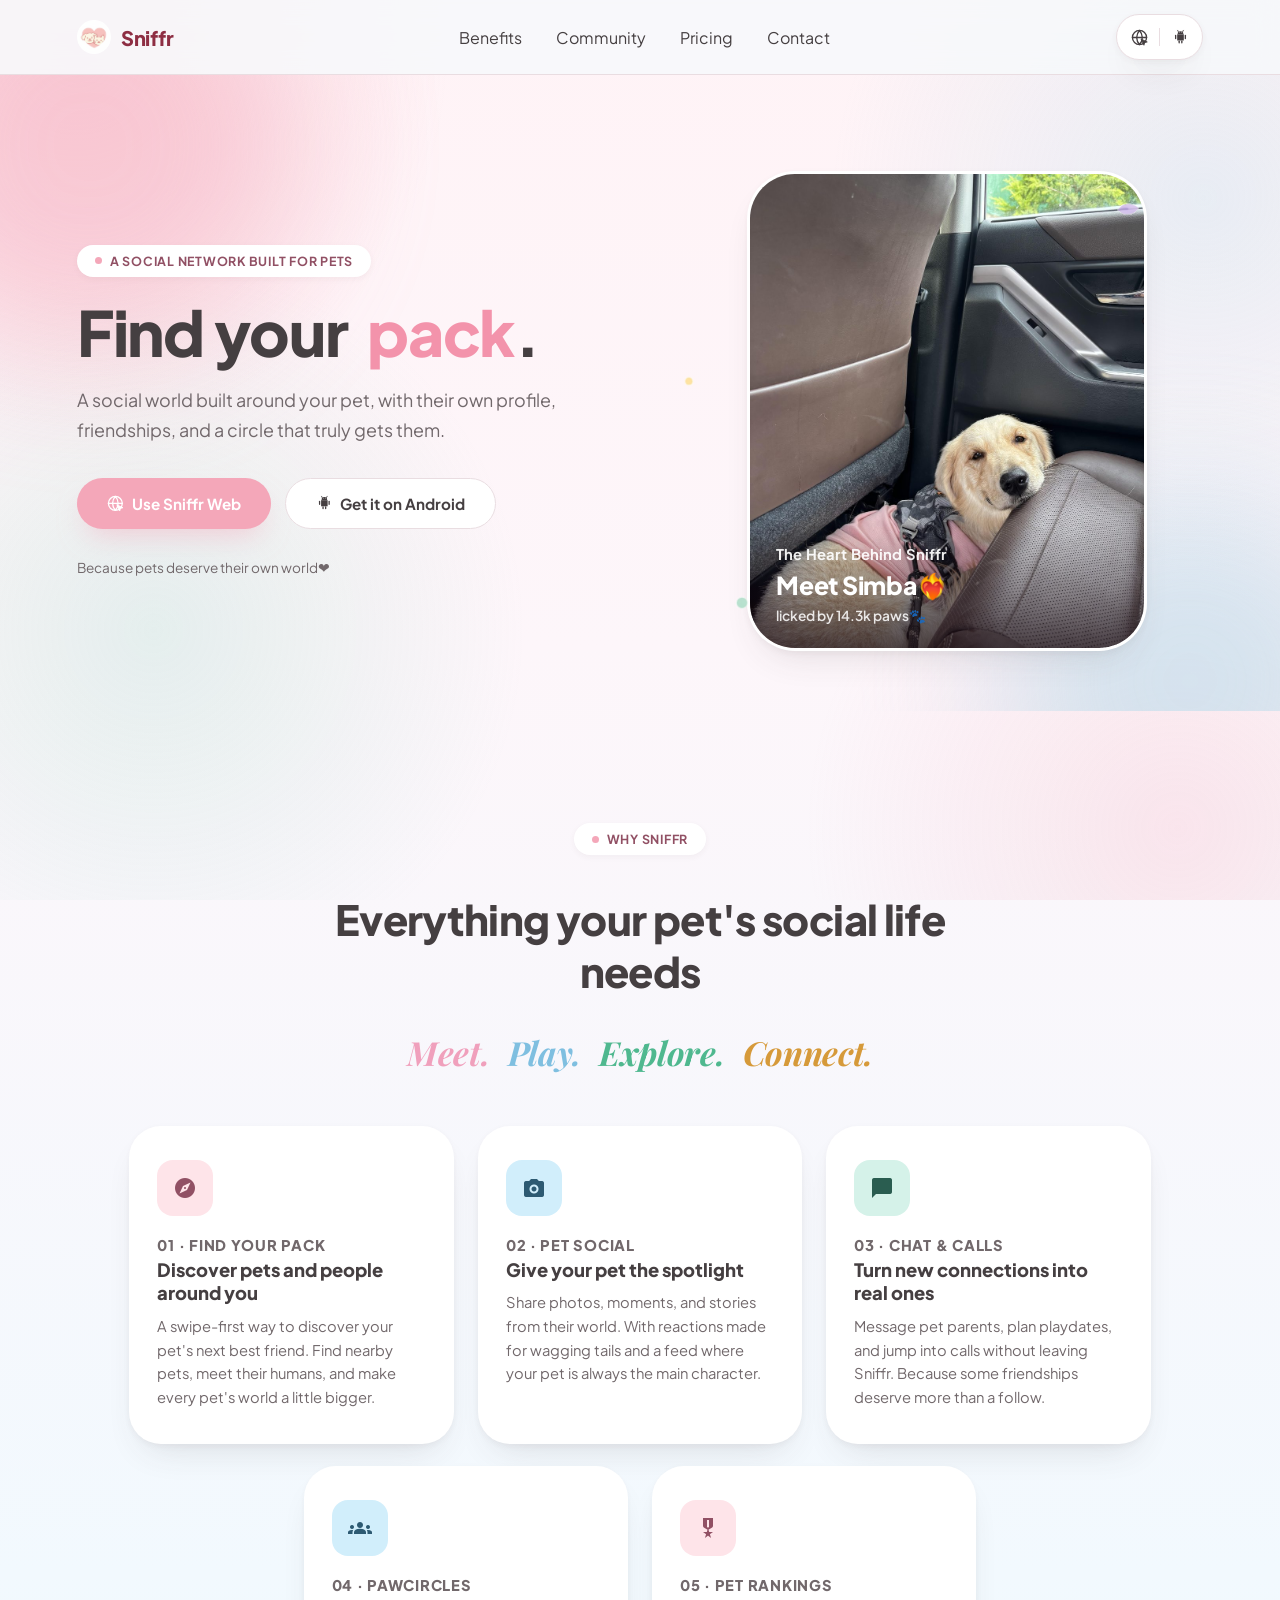
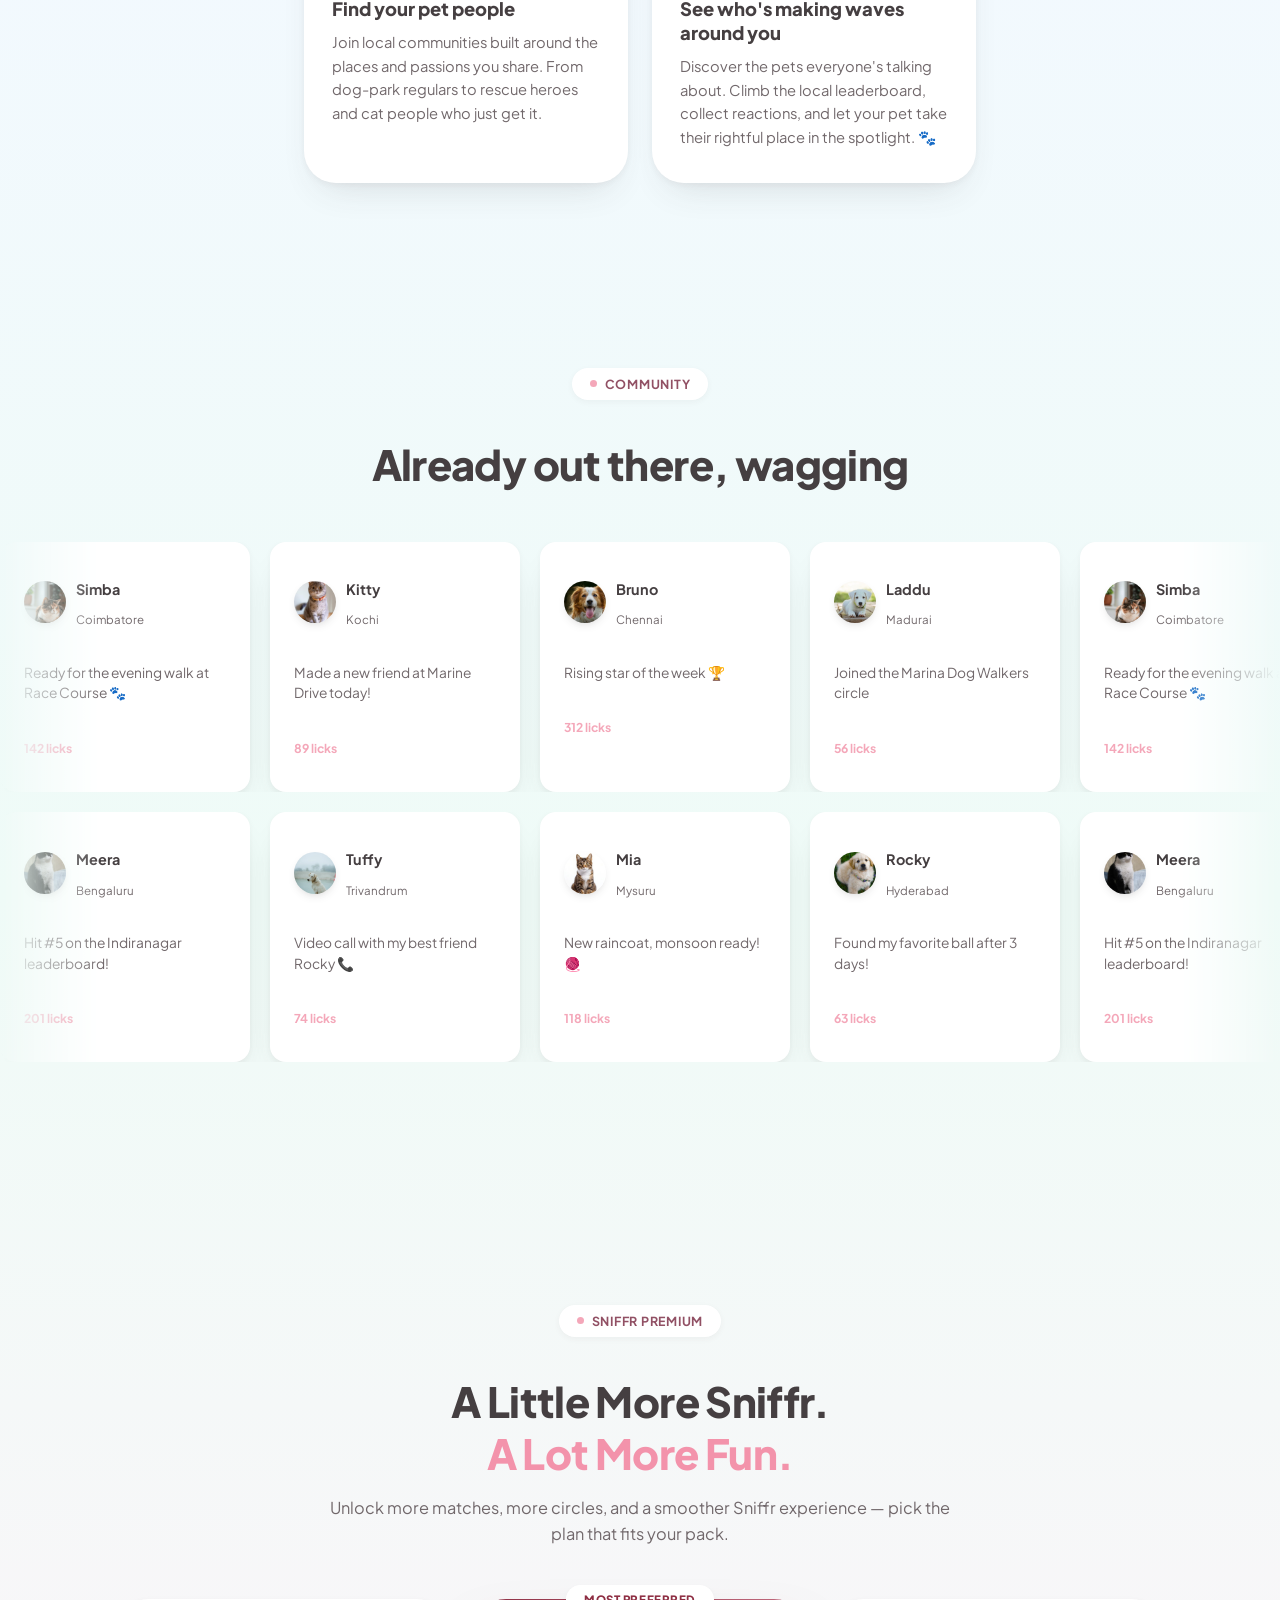
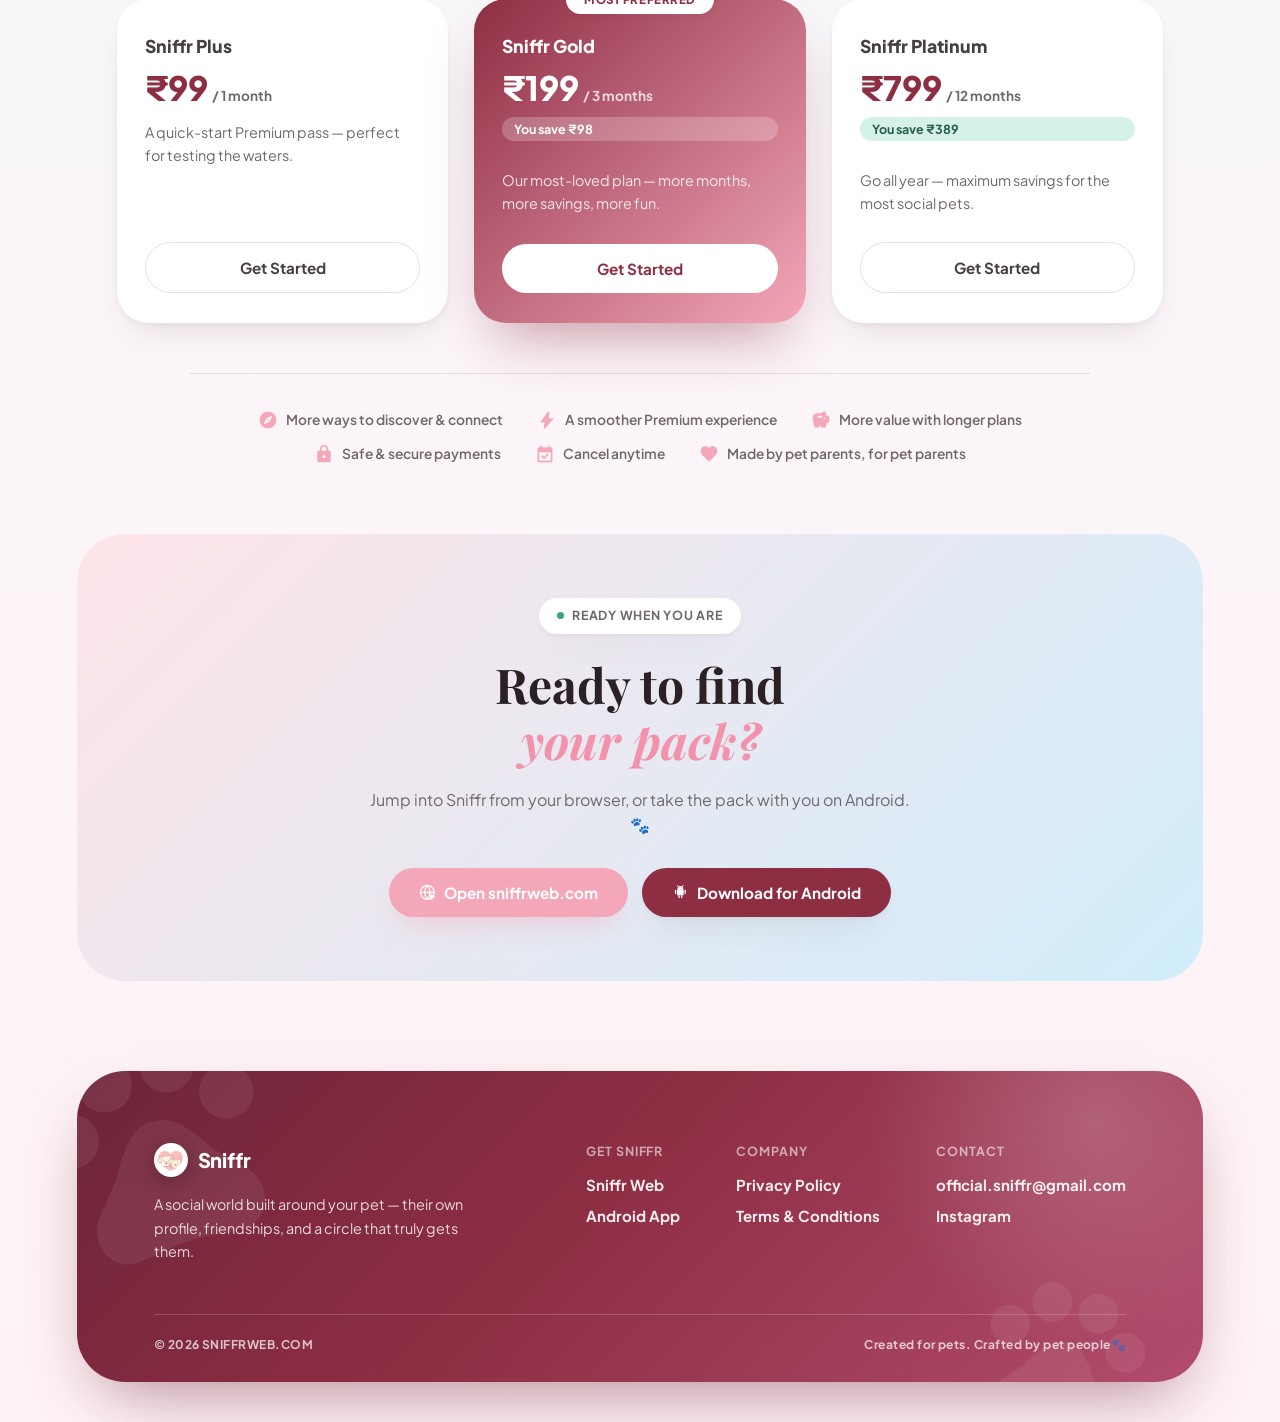
<file: index.html>
<!DOCTYPE html>
<html lang="en">
<head>
<meta charset="UTF-8" />
<meta name="viewport" content="width=device-width, initial-scale=1.0" />
<title>Sniffr — Find Your Pet's Perfect Playmate</title>
<meta name="description" content="Sniffr is a pet-profile-first social network — feed, playdate matching, rankings, chat & calls, and communities, all built around your pet." />
<meta name="theme-color" content="#F4A7B9" />
<link rel="icon" type="image/png" href="assets/brand/logo-circle.png" />

<link rel="preconnect" href="https://fonts.googleapis.com" />
<link rel="preconnect" href="https://fonts.gstatic.com" crossorigin />
<link href="https://fonts.googleapis.com/css2?family=Plus+Jakarta+Sans:ital,wght@0,200..800;1,200..800&display=swap" rel="stylesheet" />
<link href="https://fonts.googleapis.com/css2?family=Playfair+Display:ital,wght@0,600;0,700;1,600;1,700&display=swap" rel="stylesheet" />
<link href="https://fonts.googleapis.com/css2?family=Material+Symbols+Outlined:wght,FILL@100..700,0..1&display=swap" rel="stylesheet" />
<link rel="stylesheet" href="css/main.css" />
<style>.material-symbols-outlined{font-variation-settings:'FILL' 1,'wght' 400,'GRAD' 0,'opsz' 24;}</style>
</head>
<body>
<svg aria-hidden="true" style="position:absolute;width:0;height:0;overflow:hidden">
  <symbol id="icon-web-cursor" viewBox="0 0 512 512">
    <circle cx="256" cy="256" r="213" fill="none" stroke="currentColor" stroke-width="40"/>
    <line x1="43" y1="256" x2="469" y2="256" stroke="currentColor" stroke-width="40" stroke-linecap="round"/>
    <path d="M256,43 a326,326 0 0,1 85,213 a326,326 0 0,1 -85,213 a326,326 0 0,1 -85,-213 a326,326 0 0,1 85,-213 Z" fill="none" stroke="currentColor" stroke-width="40" stroke-linejoin="round"/>
    <path d="M300,300 L490,390 L410,410 L390,490 Z" fill="currentColor" stroke="currentColor" stroke-width="24" stroke-linejoin="round"/>
  </symbol>
  <symbol id="icon-android" viewBox="0 0 512 512">
    <line x1="195" y1="89" x2="170" y2="40" stroke="currentColor" stroke-width="24" stroke-linecap="round"/>
    <line x1="317" y1="89" x2="342" y2="40" stroke="currentColor" stroke-width="24" stroke-linecap="round"/>
    <path fill="currentColor" fill-rule="evenodd" clip-rule="evenodd" d="M170,150 A86,86 0 0 1 342,150 Z M212,110 A10,10 0 1,1 232,110 A10,10 0 1,1 212,110 Z M280,110 A10,10 0 1,1 300,110 A10,10 0 1,1 280,110 Z"/>
    <rect x="156" y="158" width="200" height="188" fill="currentColor"/>
    <rect x="90" y="176" width="40" height="130" rx="20" fill="currentColor"/>
    <rect x="382" y="176" width="40" height="130" rx="20" fill="currentColor"/>
    <rect x="196" y="346" width="40" height="90" rx="20" fill="currentColor"/>
    <rect x="276" y="346" width="40" height="90" rx="20" fill="currentColor"/>
  </symbol>
</svg>

  <!-- ============ HEADER ============ -->
  <header class="site-header">
    <a href="#top" class="brand-mark">
      <img src="assets/brand/logo.png" alt="Sniffr" />
      <span>Sniffr</span>
    </a>

    <nav class="nav-links">
      <a href="#benefits">Benefits</a>
      <a href="#testimonials">Community</a>
      <a href="#pricing">Pricing</a>
      <a href="#contact">Contact</a>
    </nav>

    <div class="header-ctas">
      <div class="web-app-bubble">
        <a href="https://www.sniffrweb.com/web" target="_blank" rel="noopener" class="bubble-link" aria-label="Open Sniffr Web" title="Sniffr Web">
          <svg class="bubble-icon" aria-hidden="true"><use href="#icon-web-cursor"></use></svg>
        </a>
        <span class="bubble-divider" aria-hidden="true"></span>
        <a href="#download" class="bubble-link" aria-label="Get the Sniffr Android app" title="Get the App">
          <svg class="bubble-icon" aria-hidden="true"><use href="#icon-android"></use></svg>
        </a>
      </div>
    </div>

    <button class="menu-toggle" aria-label="Menu"><span></span><span></span><span></span></button>
  </header>

  <nav class="mobile-nav">
    <a href="#benefits">Benefits</a>
    <a href="#testimonials">Community</a>
    <a href="#pricing">Pricing</a>
    <a href="#contact">Contact</a>
    <a href="https://www.sniffrweb.com/web" target="_blank" rel="noopener">Open Sniffr Web</a>
    <a href="#download">Get the App</a>
  </nav>

  <!-- ============ HERO ============ -->
  <section class="hero" id="top">
    <div class="hero-blob hero-blob--1"></div>
    <div class="hero-blob hero-blob--2"></div>

    <div class="hero-content hero-sequence">
      <p class="eyebrow seq-item"><span class="dot"></span> A social network built for pets</p>
      <h1 class="hero-title">
        <span class="title-line seq-item">Find your</span>
        <span class="title-line seq-item"><em>pack</em>.</span>
      </h1>
      <p class="hero-sub seq-item">A social world built around your pet, with their own profile, friendships, and a circle that truly gets them.</p>

      <div class="hero-ctas seq-item">
        <a href="https://www.sniffrweb.com/web" target="_blank" rel="noopener" class="btn btn-primary"><svg class="btn-icon" aria-hidden="true"><use href="#icon-web-cursor"></use></svg> Use Sniffr Web</a>
        <a href="#download" class="btn btn-ghost"><svg class="btn-icon" aria-hidden="true"><use href="#icon-android"></use></svg> Get it on Android</a>
      </div>

      <p class="hero-microcopy seq-item">Because pets deserve their own world❤︎</p>
    </div>

    <div class="hero-visual reveal">
      <button class="simba-card" id="simbaCard" aria-label="View Simba's photo, full size" aria-haspopup="dialog">
        <img src="assets/photos/simba.jpg" alt="Simba, the dog behind Sniffr, sitting in a car" loading="lazy" />
        <div class="simba-card-info">
          <p class="simba-heading">The Heart Behind Sniffr</p>
          <p class="simba-name">Meet Simba❤️‍🔥</p>
          <p class="simba-caption">licked by 14.3k paws🐾</p>
        </div>
      </button>
      <img class="decor decor-sparkle-1" src="assets/decor/paw-sparkle-1.png" alt="" />
      <img class="decor decor-sparkle-2" src="assets/decor/paw-sparkle-3.png" alt="" />
      <img class="decor decor-dot-1" src="assets/decor/paw-dot-2.png" alt="" />
    </div>
  </section>

  <!-- Lightbox for Simba's photo -->
  <div class="lightbox" id="lightbox" role="dialog" aria-modal="true" aria-label="Simba's photo">
    <button class="lightbox-close" id="lightboxClose" aria-label="Close">✕</button>
    <img src="assets/photos/simba-lg.jpg" alt="Simba, the dog behind Sniffr, sitting in a car" />
  </div>

  <!-- ============ BENEFITS ============ -->
  <section class="benefits" id="benefits">
    <div class="container">
      <div class="section-head reveal">
        <p class="eyebrow"><span class="dot"></span> Why Sniffr</p>
        <h2 class="section-title">Everything your pet's social life needs</h2>
        <p class="section-sub tagline-words">
          <em style="color:#F0A0BC">Meet.</em>
          <em style="color:#7FBFE0">Play.</em>
          <em style="color:#4FB88F">Explore.</em>
          <em style="color:#D69A3A">Connect.</em>
        </p>
      </div>

      <div class="benefit-grid reveal-stagger">
        <div class="benefit-card" tabindex="0">
          <div class="benefit-icon pink"><span class="material-symbols-outlined">explore</span></div>
          <p class="benefit-num">01 · Find Your Pack</p>
          <h3>Discover pets and people around you</h3>
          <p>A swipe-first way to discover your pet's next best friend. Find nearby pets, meet their humans, and make every pet's world a little bigger.</p>
        </div>
        <div class="benefit-card" tabindex="0">
          <div class="benefit-icon blue"><span class="material-symbols-outlined">photo_camera</span></div>
          <p class="benefit-num">02 · Pet Social</p>
          <h3>Give your pet the spotlight</h3>
          <p>Share photos, moments, and stories from their world. With reactions made for wagging tails and a feed where your pet is always the main character.</p>
        </div>
        <div class="benefit-card" tabindex="0">
          <div class="benefit-icon mint"><span class="material-symbols-outlined">chat_bubble</span></div>
          <p class="benefit-num">03 · Chat &amp; Calls</p>
          <h3>Turn new connections into real ones</h3>
          <p>Message pet parents, plan playdates, and jump into calls without leaving Sniffr. Because some friendships deserve more than a follow.</p>
        </div>
        <div class="benefit-card" tabindex="0">
          <div class="benefit-icon blue"><span class="material-symbols-outlined">groups</span></div>
          <p class="benefit-num">04 · PawCircles</p>
          <h3>Find your pet people</h3>
          <p>Join local communities built around the places and passions you share. From dog-park regulars to rescue heroes and cat people who just get it.</p>
        </div>
        <div class="benefit-card" tabindex="0">
          <div class="benefit-icon pink"><span class="material-symbols-outlined">military_tech</span></div>
          <p class="benefit-num">05 · Pet Rankings</p>
          <h3>See who's making waves around you</h3>
          <p>Discover the pets everyone's talking about. Climb the local leaderboard, collect reactions, and let your pet take their rightful place in the spotlight. 🐾</p>
        </div>
      </div>
    </div>
  </section>

  <!-- ============ TESTIMONIALS (preserved marquee UI, reskinned) ============ -->
  <section class="testimonials" id="testimonials">
    <div class="section-head reveal">
      <p class="eyebrow"><span class="dot"></span> Community</p>
      <h2 class="section-title">Already out there, wagging</h2>
    </div>

    <div class="marquee-track">
        <div class="marquee-row" id="marqueeA">
          <div class="m-card"><div class="m-card-head"><img class="avatar" src="assets/photos/avatar-simba.jpg" alt="Simba from Coimbatore on Sniffr" /><div><p class="who">Simba</p><p class="where">Coimbatore</p></div></div><p class="m-card-body">Ready for the evening walk at Race Course 🐾</p><p class="m-card-foot">142 licks</p></div>
          <div class="m-card"><div class="m-card-head"><img class="avatar" src="assets/photos/avatar-kitty.jpg" alt="Kitty from Kochi on Sniffr" /><div><p class="who">Kitty</p><p class="where">Kochi</p></div></div><p class="m-card-body">Made a new friend at Marine Drive today!</p><p class="m-card-foot">89 licks</p></div>
          <div class="m-card"><div class="m-card-head"><img class="avatar" src="assets/photos/avatar-bruno.jpg" alt="Bruno from Chennai on Sniffr" /><div><p class="who">Bruno</p><p class="where">Chennai</p></div></div><p class="m-card-body">Rising star of the week 🏆</p><p class="m-card-foot">312 licks</p></div>
          <div class="m-card"><div class="m-card-head"><img class="avatar" src="assets/photos/avatar-laddu.jpg" alt="Laddu from Madurai on Sniffr" /><div><p class="who">Laddu</p><p class="where">Madurai</p></div></div><p class="m-card-body">Joined the Marina Dog Walkers circle</p><p class="m-card-foot">56 licks</p></div>
          <!-- duplicate for seamless loop -->
          <div class="m-card"><div class="m-card-head"><img class="avatar" src="assets/photos/avatar-simba.jpg" alt="Simba from Coimbatore on Sniffr" /><div><p class="who">Simba</p><p class="where">Coimbatore</p></div></div><p class="m-card-body">Ready for the evening walk at Race Course 🐾</p><p class="m-card-foot">142 licks</p></div>
          <div class="m-card"><div class="m-card-head"><img class="avatar" src="assets/photos/avatar-kitty.jpg" alt="Kitty from Kochi on Sniffr" /><div><p class="who">Kitty</p><p class="where">Kochi</p></div></div><p class="m-card-body">Made a new friend at Marine Drive today!</p><p class="m-card-foot">89 licks</p></div>
          <div class="m-card"><div class="m-card-head"><img class="avatar" src="assets/photos/avatar-bruno.jpg" alt="Bruno from Chennai on Sniffr" /><div><p class="who">Bruno</p><p class="where">Chennai</p></div></div><p class="m-card-body">Rising star of the week 🏆</p><p class="m-card-foot">312 licks</p></div>
        <div class="m-card"><div class="m-card-head"><img class="avatar" src="assets/photos/avatar-laddu.jpg" alt="Laddu from Madurai on Sniffr" /><div><p class="who">Laddu</p><p class="where">Madurai</p></div></div><p class="m-card-body">Joined the Marina Dog Walkers circle</p><p class="m-card-foot">56 licks</p></div>
      </div>
    </div>

    <div class="marquee-track">
      <div class="marquee-row reverse" id="marqueeB">
          <div class="m-card"><div class="m-card-head"><img class="avatar" src="assets/photos/avatar-meera.jpg" alt="Meera from Bengaluru on Sniffr" /><div><p class="who">Meera</p><p class="where">Bengaluru</p></div></div><p class="m-card-body">Hit #5 on the Indiranagar leaderboard!</p><p class="m-card-foot">201 licks</p></div>
          <div class="m-card"><div class="m-card-head"><img class="avatar" src="assets/photos/avatar-tuffy.jpg" alt="Tuffy from Trivandrum on Sniffr" /><div><p class="who">Tuffy</p><p class="where">Trivandrum</p></div></div><p class="m-card-body">Video call with my best friend Rocky 📞</p><p class="m-card-foot">74 licks</p></div>
          <div class="m-card"><div class="m-card-head"><img class="avatar" src="assets/photos/avatar-mia.jpg" alt="Mia from Mysuru on Sniffr" /><div><p class="who">Mia</p><p class="where">Mysuru</p></div></div><p class="m-card-body">New raincoat, monsoon ready! 🧶</p><p class="m-card-foot">118 licks</p></div>
          <div class="m-card"><div class="m-card-head"><img class="avatar" src="assets/photos/avatar-rocky.jpg" alt="Rocky from Hyderabad on Sniffr" /><div><p class="who">Rocky</p><p class="where">Hyderabad</p></div></div><p class="m-card-body">Found my favorite ball after 3 days!</p><p class="m-card-foot">63 licks</p></div>
          <!-- duplicate -->
          <div class="m-card"><div class="m-card-head"><img class="avatar" src="assets/photos/avatar-meera.jpg" alt="Meera from Bengaluru on Sniffr" /><div><p class="who">Meera</p><p class="where">Bengaluru</p></div></div><p class="m-card-body">Hit #5 on the Indiranagar leaderboard!</p><p class="m-card-foot">201 licks</p></div>
          <div class="m-card"><div class="m-card-head"><img class="avatar" src="assets/photos/avatar-tuffy.jpg" alt="Tuffy from Trivandrum on Sniffr" /><div><p class="who">Tuffy</p><p class="where">Trivandrum</p></div></div><p class="m-card-body">Video call with my best friend Rocky 📞</p><p class="m-card-foot">74 licks</p></div>
          <div class="m-card"><div class="m-card-head"><img class="avatar" src="assets/photos/avatar-mia.jpg" alt="Mia from Mysuru on Sniffr" /><div><p class="who">Mia</p><p class="where">Mysuru</p></div></div><p class="m-card-body">New raincoat, monsoon ready! 🧶</p><p class="m-card-foot">118 licks</p></div>
          <div class="m-card"><div class="m-card-head"><img class="avatar" src="assets/photos/avatar-rocky.jpg" alt="Rocky from Hyderabad on Sniffr" /><div><p class="who">Rocky</p><p class="where">Hyderabad</p></div></div><p class="m-card-body">Found my favorite ball after 3 days!</p><p class="m-card-foot">63 licks</p></div>
        </div>
      </div>
  </section>

  <!-- ============ PRICING ============ -->
  <section class="pricing" id="pricing">
    <div class="container">
      <div class="section-head reveal">
        <p class="eyebrow"><span class="dot"></span> Sniffr Premium</p>
        <h2 class="section-title">A Little More Sniffr.<br><em>A Lot More Fun.</em></h2>
        <p class="section-sub">Unlock more matches, more circles, and a smoother Sniffr experience — pick the plan that fits your pack.</p>
      </div>

      <div class="pricing-grid reveal-stagger">
        <div class="pricing-card">
          <p class="pricing-plan">Sniffr Plus</p>
          <p class="pricing-price">₹99<span>/ 1 month</span></p>
          <p class="pricing-desc">A quick-start Premium pass — perfect for testing the waters.</p>
          <a href="#download" class="btn btn-ghost pricing-cta">Get Started</a>
        </div>

        <div class="pricing-card pricing-card--featured">
          <span class="pricing-badge">Most Preferred</span>
          <p class="pricing-plan">Sniffr Gold</p>
          <p class="pricing-price">₹199<span>/ 3 months</span></p>
          <p class="pricing-save">You save ₹98</p>
          <p class="pricing-desc">Our most-loved plan — more months, more savings, more fun.</p>
          <a href="#download" class="btn btn-primary pricing-cta">Get Started</a>
        </div>

        <div class="pricing-card">
          <p class="pricing-plan">Sniffr Platinum</p>
          <p class="pricing-price">₹799<span>/ 12 months</span></p>
          <p class="pricing-save">You save ₹389</p>
          <p class="pricing-desc">Go all year — maximum savings for the most social pets.</p>
          <a href="#download" class="btn btn-ghost pricing-cta">Get Started</a>
        </div>
      </div>

      <div class="pricing-perks reveal-stagger">
        <div class="pricing-perk"><span class="material-symbols-outlined">explore</span><p>More ways to discover &amp; connect</p></div>
        <div class="pricing-perk"><span class="material-symbols-outlined">bolt</span><p>A smoother Premium experience</p></div>
        <div class="pricing-perk"><span class="material-symbols-outlined">savings</span><p>More value with longer plans</p></div>
        <div class="pricing-perk"><span class="material-symbols-outlined">lock</span><p>Safe &amp; secure payments</p></div>
        <div class="pricing-perk"><span class="material-symbols-outlined">event_available</span><p>Cancel anytime</p></div>
        <div class="pricing-perk"><span class="material-symbols-outlined">favorite</span><p>Made by pet parents, for pet parents</p></div>
      </div>
    </div>
  </section>

  <!-- ============ DOWNLOAD CTA — emphasize Sniffr Web + Android ============ -->
  <div class="download-cta reveal" id="download">
    <p class="eyebrow"><span class="dot" style="background:#34A972"></span> Ready when you are</p>
    <h2 class="download-heading">Ready to find<br><em>your pack?</em></h2>
    <p>Jump into Sniffr from your browser, or take the pack with you on Android. 🐾</p>
    <div class="download-ctas">
      <a href="https://www.sniffrweb.com/web" target="_blank" rel="noopener" class="btn btn-primary"><svg class="btn-icon" aria-hidden="true"><use href="#icon-web-cursor"></use></svg> Open sniffrweb.com</a>
      <a href="#contact" class="btn btn-dark"><svg class="btn-icon" aria-hidden="true"><use href="#icon-android"></use></svg> Download for Android</a>
    </div>
  </div>

  <!-- ============ CONTACT FOOTER ============ -->
  <footer class="site-footer" id="contact">
    <span class="material-symbols-outlined footer-paw footer-paw-1">pets</span>
    <span class="material-symbols-outlined footer-paw footer-paw-2">pets</span>
    <div class="footer-glow"></div>

    <div class="footer-top">
      <div class="footer-brand-block reveal">
        <a href="#top" class="brand-mark">
          <img src="assets/brand/logo.png" alt="Sniffr" />
          <span>Sniffr</span>
        </a>
        <p class="footer-tagline">A social world built around your pet — their own profile, friendships, and a circle that truly gets them.</p>
      </div>

      <div class="footer-cols reveal">
        <div class="footer-col">
          <h4>Get Sniffr</h4>
          <a href="https://www.sniffrweb.com/web" target="_blank" rel="noopener">Sniffr Web</a>
          <a href="#download">Android App</a>
        </div>
        <div class="footer-col">
          <h4>Company</h4>
          <a href="https://sniffrweb.com/privacy" target="_blank" rel="noopener">Privacy Policy</a>
          <a href="https://sniffrweb.com/terms" target="_blank" rel="noopener">Terms &amp; Conditions</a>
        </div>
        <div class="footer-col">
          <h4>Contact</h4>
          <a href="mailto:official.sniffr@gmail.com">official.sniffr@gmail.com</a>
          <a href="#" aria-disabled="true">Instagram</a>
        </div>
      </div>
    </div>

    <div class="footer-bottom reveal">
      <span>© 2026 SNIFFRWEB.COM</span>
      <span>Created for pets. Crafted by pet people🐾</span>
    </div>
  </footer>

  <script src="js/main.js"></script>
</body>
</html>
</file>
<file: css/main.css>
/* ============================================================
   SNIFFR — Landing Page
   Theme pulled directly from the live app's tailwind.config.js
   ============================================================ */

:root {
  /* ---- Brand colors (from client/tailwind.config.js) ---- */
  --primary:                 #F4A7B9; /* Petal Pink */
  --on-primary:               #FFFFFF;
  --primary-container:        #FEE4E9;
  --on-primary-container:     #915064;

  --secondary:                #A8D8EA; /* Sky Blue */
  --on-secondary:             #FFFFFF;
  --secondary-container:      #D1EEFB;
  --on-secondary-container:   #2D5A72;

  --tertiary:                 #8FD4C1; /* Mint */
  --on-tertiary:               #FFFFFF;
  --tertiary-container:       #D5F2E9;
  --on-tertiary-container:    #2A5D50;

  --background:                #F7F9FC;
  --on-background:             #453F41;
  --surface:                   #F7F9FC;
  --on-surface:                #453F41;
  --surface-variant:           #EBF2F6;
  --on-surface-variant:        #71686B;

  --surface-container-lowest:  #FFFFFF;
  --surface-container-low:     #F1F5F9;
  --surface-container:         #F0F4F8;
  --surface-container-high:    #E5F0F5;

  --outline:                   #D1C4C9;
  --outline-variant:           #E9DDE1;

  /* Wordmark colors used in the app's own AuthPage */
  --wordmark:                  #8E2E43;
  --wordmark-soft:              #F393AB;

  --radius-sm:  1rem;
  --radius-lg:  2rem;
  --radius-xl:  3rem;
  --radius-full: 9999px;

  --shadow-card: 0 2px 6px rgba(69,63,65,0.05), 0 18px 36px -16px rgba(69,63,65,0.16);
  --shadow-card-hover: 0 6px 14px rgba(69,63,65,0.08), 0 26px 50px -18px rgba(69,63,65,0.22);

  --gutter: clamp(24px, 6vw, 96px);
  --ease-soft: cubic-bezier(0.22, 1, 0.36, 1);
  --ease-bounce: cubic-bezier(0.34, 1.56, 0.64, 1);
  --touch-glow: rgba(255, 90, 160, 0.42);
  --touch-border: #FF8FBB;
}

* { box-sizing: border-box; }
html { scroll-behavior: smooth; }

body {
  margin: 0;
  font-family: 'Plus Jakarta Sans', sans-serif;
  background: linear-gradient(180deg, #FFF3F6 0%, #FDF6FA 14%, #F2F9FE 34%, #EFFBF7 54%, #FBF5F9 76%, #FFF3F6 100%);
  color: var(--on-surface);
  -webkit-font-smoothing: antialiased;
  overflow-x: hidden;
  position: relative;
}

body::before {
  content: '';
  position: fixed;
  inset: 0;
  z-index: -1;
  pointer-events: none;
  background:
    radial-gradient(620px circle at 6% 6%,   rgba(244,167,185,0.28), transparent 60%),
    radial-gradient(620px circle at 94% 22%, rgba(168,216,234,0.26), transparent 60%),
    radial-gradient(620px circle at 12% 70%, rgba(143,212,193,0.22), transparent 60%),
    radial-gradient(620px circle at 92% 92%, rgba(244,167,185,0.22), transparent 60%);
}

img { max-width: 100%; display: block; }
a { text-decoration: none; color: inherit; }
button { font-family: inherit; cursor: pointer; }

::selection { background: rgba(244,167,185,0.28); color: var(--on-surface); }

.container { max-width: 1200px; margin: 0 auto; padding: 0 var(--gutter); }

/* ---- Reveal-on-scroll (kept simple, not scroll-hijacked) ---- */
.reveal {
  opacity: 0;
  transform: translateY(28px);
  transition: opacity 0.7s var(--ease-soft), transform 0.7s var(--ease-soft);
}
.reveal.in-view { opacity: 1; transform: translateY(0); }
.reveal-stagger.in-view > * { opacity: 1; transform: translateY(0); }
.reveal-stagger > * {
  opacity: 0;
  transform: translateY(24px);
  transition: opacity 0.6s var(--ease-soft), transform 0.6s var(--ease-soft);
}
.reveal-stagger > *:nth-child(1) { transition-delay: 0.02s; }
.reveal-stagger > *:nth-child(2) { transition-delay: 0.10s; }
.reveal-stagger > *:nth-child(3) { transition-delay: 0.18s; }
.reveal-stagger > *:nth-child(4) { transition-delay: 0.26s; }
.reveal-stagger > *:nth-child(5) { transition-delay: 0.34s; }

/* Hero headline — sequenced entrance: eyebrow, "Find your", "pack.",
   subtitle, CTAs, microcopy each fade/rise in one after another on load */
.hero-sequence .seq-item {
  opacity: 0;
  transform: translateY(20px);
  transition: opacity 0.65s var(--ease-soft), transform 0.65s var(--ease-soft);
}
.hero-sequence.in-view .eyebrow.seq-item          { opacity: 1; transform: translateY(0); transition-delay: 0.05s; }
.hero-sequence.in-view .hero-title .title-line:nth-of-type(1) { opacity: 1; transform: translateY(0); transition-delay: 0.30s; }
.hero-sequence.in-view .hero-title .title-line:nth-of-type(2) { opacity: 1; transform: translateY(0); transition-delay: 0.62s; }
.hero-sequence.in-view .hero-sub.seq-item         { opacity: 1; transform: translateY(0); transition-delay: 0.92s; }
.hero-sequence.in-view .hero-ctas.seq-item        { opacity: 1; transform: translateY(0); transition-delay: 1.14s; }
.hero-sequence.in-view .hero-microcopy.seq-item   { opacity: 1; transform: translateY(0); transition-delay: 1.34s; }

@media (prefers-reduced-motion: reduce) {
  .reveal, .reveal-stagger > *, .marquee-row, .hero-sequence .seq-item { transition: none !important; animation: none !important; opacity: 1 !important; transform: none !important; }
  .benefit-card.is-pressed, .m-card.is-pressed, .simba-card.is-touched, .lightbox img { animation: none !important; }
}

/* ============================================================
   BUTTONS — clean hover lift + press feedback (touch responsive,
   no "magnetic" motion-follow)
   ============================================================ */
.btn {
  display: inline-flex; align-items: center; justify-content: center; gap: 8px;
  padding: 15px 30px; border-radius: var(--radius-full);
  font-weight: 700; font-size: 0.95rem; border: none;
  transition: transform 0.25s var(--ease-bounce), box-shadow 0.25s ease, background 0.25s ease, color 0.25s ease;
  -webkit-tap-highlight-color: transparent;
}
.btn:active { transform: scale(0.94); box-shadow: 0 0 0 6px var(--touch-glow); }

.btn-primary {
  background: var(--primary); color: var(--on-primary);
  box-shadow: 0 14px 28px -10px rgba(244,167,185,0.55);
}
.btn-primary:hover { transform: translateY(-3px); box-shadow: 0 20px 34px -10px rgba(244,167,185,0.65); }

.btn-dark {
  background: var(--wordmark); color: #fff;
  box-shadow: var(--shadow-card);
}
.btn-dark:hover { transform: translateY(-3px); box-shadow: var(--shadow-card-hover); }

.btn-ghost {
  background: var(--surface-container-lowest); color: var(--on-surface);
  border: 1.5px solid var(--outline-variant);
}
.btn-ghost:hover { transform: translateY(-3px); border-color: var(--primary); box-shadow: var(--shadow-card); }

.btn-sm { padding: 10px 20px; font-size: 0.85rem; }
.btn-icon { width: 1.1em; height: 1.1em; flex-shrink: 0; }

/* ============================================================
   HEADER
   ============================================================ */
.site-header {
  position: sticky; top: 0; z-index: 100;
  display: flex; align-items: center; justify-content: space-between;
  padding: 14px var(--gutter);
  background: rgba(247,249,252,0.82);
  backdrop-filter: blur(14px); -webkit-backdrop-filter: blur(14px);
  border-bottom: 1px solid var(--outline-variant);
}
.brand-mark { display: flex; align-items: center; gap: 10px; }
.brand-mark img { width: 34px; height: 34px; border-radius: 50%; object-fit: cover; }
.brand-mark span {
  font-weight: 800; font-size: 1.25rem; letter-spacing: -0.01em; color: var(--wordmark);
}
.site-nav { display: flex; align-items: center; gap: 34px; }
.site-nav a {
  position: relative; color: var(--on-surface-variant); font-weight: 600; font-size: 0.92rem;
  transition: color 0.25s ease;
}
.site-nav a::after {
  content: ''; position: absolute; left: 0; right: 0; bottom: -6px; height: 2px;
  background: var(--primary); transform: scaleX(0); transform-origin: left;
  transition: transform 0.3s var(--ease-soft);
}
.site-nav a:hover { color: var(--on-surface); }
.site-nav a:hover::after { transform: scaleX(1); }
.header-ctas { display: flex; align-items: center; gap: 10px; }
.nav-links { display: flex; gap: 34px; }

/* Compact bubble holding both the Web + App shortcuts (visible at every breakpoint) */
.web-app-bubble {
  display: flex; align-items: center; gap: 2px;
  background: var(--surface-container-lowest);
  border: 1.5px solid var(--outline-variant);
  border-radius: var(--radius-full);
  padding: 5px; box-shadow: var(--shadow-card);
}
.bubble-link {
  display: flex; align-items: center; justify-content: center;
  width: 34px; height: 34px; border-radius: 50%; color: var(--on-surface);
  transition: background-color 0.2s ease, color 0.2s ease, transform 0.2s var(--ease-bounce);
  -webkit-tap-highlight-color: transparent;
}
.bubble-link:hover, .bubble-link:focus-visible { background: var(--primary-container); color: var(--on-primary-container); }
.bubble-link:active { transform: scale(0.9); }
.bubble-icon { width: 17px; height: 17px; }
.bubble-divider { width: 1px; height: 18px; background: var(--outline-variant); margin: 0 1px; flex-shrink: 0; }

.menu-toggle { display: none; background: none; border: none; padding: 8px; }
.menu-toggle span { display: block; width: 22px; height: 2px; background: var(--on-surface); margin: 4px 0; border-radius: 2px; }

@media (max-width: 860px) {
  .nav-links { display: none; }
  .menu-toggle { display: block; }
}

.mobile-nav {
  position: fixed; top: 64px; left: 0; right: 0; z-index: 99;
  background: var(--surface-container-lowest);
  border-bottom: 1px solid var(--outline-variant);
  display: flex; flex-direction: column; padding: 10px var(--gutter) 18px;
  transform: translateY(-12px); opacity: 0; pointer-events: none;
  transition: transform 0.3s var(--ease-soft), opacity 0.3s var(--ease-soft);
}
.mobile-nav.open { transform: translateY(0); opacity: 1; pointer-events: auto; }
.mobile-nav a { padding: 12px 0; font-weight: 700; border-bottom: 1px solid var(--outline-variant); }
.mobile-nav a:last-child { border-bottom: none; }

.menu-toggle.active span:nth-child(1) { transform: translateY(6px) rotate(45deg); }
.menu-toggle.active span:nth-child(2) { opacity: 0; }
.menu-toggle.active span:nth-child(3) { transform: translateY(-6px) rotate(-45deg); }
.menu-toggle span { transition: transform 0.25s ease, opacity 0.25s ease; }

/* ============================================================
   HERO
   ============================================================ */
.hero {
  position: relative; overflow: hidden;
  padding: 96px var(--gutter) 60px;
  display: grid; grid-template-columns: 1.05fr 0.95fr; gap: 48px; align-items: center;
}
@media (max-width: 980px) { .hero { grid-template-columns: 1fr; padding-top: 64px; text-align: center; } }

.hero-blob { position: absolute; border-radius: 50%; filter: blur(70px); opacity: 0.45; pointer-events: none; z-index: 0; }
.hero-blob--1 { width: 420px; height: 420px; background: var(--primary); top: -140px; left: -120px; }
.hero-blob--2 { width: 380px; height: 380px; background: var(--secondary); bottom: -160px; right: -100px; }

.hero-content { position: relative; z-index: 1; }
.eyebrow {
  display: inline-flex; align-items: center; gap: 8px;
  font-size: 0.78rem; font-weight: 700; letter-spacing: 0.06em; text-transform: uppercase;
  color: var(--on-primary-container); background: var(--surface-container-lowest);
  padding: 8px 18px; border-radius: var(--radius-full); box-shadow: var(--shadow-card);
  margin-bottom: 22px;
}
.eyebrow .dot { width: 7px; height: 7px; border-radius: 50%; background: var(--primary); }

.hero-title {
  font-weight: 800; letter-spacing: -0.02em; line-height: 1.06;
  font-size: clamp(2.4rem, 5vw, 3.9rem); color: var(--on-surface); margin: 0 0 20px;
}
.hero-title em { font-style: normal; color: var(--wordmark-soft); }
.hero-title .title-line { display: inline-block; }
.hero-title .title-line:first-child::after { content: '\00a0'; }

.hero-sub {
  font-size: clamp(1rem, 1.4vw, 1.15rem); line-height: 1.65; color: var(--on-surface-variant);
  max-width: 46ch; margin: 0 0 34px;
}
@media (max-width: 980px) { .hero-sub { margin-inline: auto; } }

.hero-ctas { display: flex; flex-wrap: wrap; gap: 14px; margin-bottom: 30px; }
@media (max-width: 980px) { .hero-ctas { justify-content: center; } }

.hero-microcopy { display: flex; align-items: center; gap: 10px; font-size: 0.85rem; color: var(--on-surface-variant); }
@media (max-width: 980px) { .hero-microcopy { justify-content: center; } }
.hero-microcopy .stars { color: var(--wordmark-soft); letter-spacing: 2px; }

/* Hero photo — single featured card */
.hero-visual { position: relative; z-index: 1; height: 480px; display: flex; align-items: center; justify-content: center; }
@media (max-width: 980px) { .hero-visual { height: auto; margin-top: 8px; } }

.simba-card {
  position: relative; width: 100%; max-width: 400px; height: 480px;
  border-radius: var(--radius-xl); overflow: hidden; display: block; padding: 0;
  border: 3px solid transparent; background: var(--surface-container-lowest);
  box-shadow: var(--shadow-card); cursor: pointer; -webkit-tap-highlight-color: transparent;
  transition: border-color 0.3s ease, box-shadow 0.3s ease, transform 0.35s var(--ease-soft);
}
@media (max-width: 980px) { .simba-card { height: 420px; max-width: 360px; margin: 0 auto; } }

.simba-card:hover,
.simba-card:focus-visible {
  border-color: var(--touch-border);
  box-shadow: 0 0 0 7px var(--touch-glow), var(--shadow-card-hover);
  transform: translateY(-5px);
}
.simba-card.is-touched {
  border-color: var(--touch-border);
  box-shadow: 0 0 0 10px var(--touch-glow), var(--shadow-card-hover);
  animation: touchPop 0.45s var(--ease-bounce);
}

.simba-card img { width: 100%; height: 100%; object-fit: cover; display: block; }

.simba-card-info {
  position: absolute; left: 0; right: 0; bottom: 0; padding: 28px 26px 24px; text-align: left;
  background: linear-gradient(to top, rgba(24,10,16,0.75) 0%, rgba(24,10,16,0.32) 55%, transparent 100%);
}
.simba-heading { color: rgba(255,255,255,0.92); font-weight: 700; font-size: 0.92rem; letter-spacing: 0.01em; margin: 0 0 6px; }
.simba-name { color: #fff; font-weight: 800; font-size: 1.55rem; margin: 0 0 6px; letter-spacing: -0.01em; }
.simba-caption { color: rgba(255,255,255,0.86); font-size: 0.86rem; font-weight: 600; margin: 0; }

/* Lightbox */
.lightbox {
  position: fixed; inset: 0; z-index: 300;
  display: flex; align-items: center; justify-content: center; padding: 28px;
  background: rgba(24,10,16,0.78);
  backdrop-filter: blur(10px); -webkit-backdrop-filter: blur(10px);
  opacity: 0; pointer-events: none;
  transition: opacity 0.35s ease, backdrop-filter 0.35s ease;
}
.lightbox.open { opacity: 1; pointer-events: auto; }
.lightbox img {
  max-width: min(90vw, 620px); max-height: 86vh; border-radius: var(--radius-lg);
  border: 4px solid rgba(255,255,255,0.9);
  box-shadow: 0 50px 100px rgba(0,0,0,0.55), 0 0 0 8px rgba(255,178,209,0.22);
  transform: scale(0.82) translateY(18px); opacity: 0;
  transition: transform 0.45s var(--ease-bounce), opacity 0.35s ease;
}
.lightbox.open img { transform: scale(1) translateY(0); opacity: 1; }
.lightbox-close {
  position: absolute; top: 22px; right: 24px; width: 48px; height: 48px; border-radius: 50%;
  background: rgba(255,255,255,0.18); color: #fff; border: 2px solid rgba(255,255,255,0.3);
  font-size: 1.15rem; font-weight: 700; box-shadow: 0 8px 20px rgba(0,0,0,0.25);
  transition: background 0.25s ease, transform 0.3s var(--ease-bounce), border-color 0.25s ease;
}
.lightbox-close:hover { background: var(--primary); border-color: var(--primary); transform: scale(1.12) rotate(90deg); }
.lightbox-close:active { transform: scale(0.94) rotate(90deg); }

.decor { position: absolute; pointer-events: none; opacity: 0.9; }
.decor-sparkle-1 { width: 28px; top: 6%; right: 12%; animation: floaty 5s ease-in-out infinite; }
.decor-sparkle-2 { width: 20px; bottom: 8%; left: 8%; animation: floaty 6s ease-in-out infinite 0.6s; }
.decor-dot-1 { width: 16px; top: 42%; left: -2%; animation: floaty 4.5s ease-in-out infinite 0.3s; }
@keyframes floaty { 0%,100% { transform: translateY(0); } 50% { transform: translateY(-10px); } }

/* ============================================================
   SECTION HEADS (shared)
   ============================================================ */
.section-head { text-align: center; max-width: 620px; margin: 0 auto 52px; }
.section-title {
  font-weight: 800; letter-spacing: -0.015em; font-size: clamp(1.9rem, 3.4vw, 2.6rem);
  color: var(--on-surface); margin: 16px 0 12px;
}
.section-sub { color: var(--on-surface-variant); font-size: 1.02rem; line-height: 1.6; }

.tagline-words {
  font-family: 'Playfair Display', serif; font-style: italic; font-weight: 700;
  font-size: clamp(1.5rem, 2.6vw, 2.1rem); line-height: 1.3; letter-spacing: -0.01em;
  display: flex; flex-wrap: wrap; justify-content: center; gap: 0.4em 0.55em;
}
.tagline-words em { font-style: italic; }

/* ============================================================
   BENEFITS
   ============================================================ */
.benefits { padding: 100px 0 60px; }
.benefit-grid {
  display: flex; flex-wrap: wrap; justify-content: center;
}
.benefit-card { width: 31%; margin: 0 1.15% 22px; }
@media (max-width: 980px) {
  .benefit-card { width: 47%; margin: 0 1.5% 22px; }
}
@media (max-width: 640px) {
  .benefit-card { width: 100%; margin: 0 0 22px; }
}

.benefit-card {
  background: var(--surface-container-lowest); border-radius: var(--radius-lg);
  padding: 32px 26px; box-shadow: var(--shadow-card);
  border: 2px solid transparent;
  transition: transform 0.35s var(--ease-soft), box-shadow 0.35s var(--ease-soft), border-color 0.18s ease, background-color 0.18s ease;
}
.benefit-card:hover { transform: translateY(-6px); box-shadow: var(--shadow-card-hover); }
.benefit-card.is-pressed,
.benefit-card:active {
  background-color: var(--primary-container);
  border-color: rgba(244, 167, 185, 0.5);
}
.benefit-card:focus-visible {
  background-color: var(--primary-container);
  border-color: rgba(244, 167, 185, 0.5);
  outline: 2px solid rgba(244, 167, 185, 0.6);
  outline-offset: 3px;
}

.benefit-icon {
  width: 56px; height: 56px; border-radius: var(--radius-sm);
  display: flex; align-items: center; justify-content: center;
  margin-bottom: 18px; font-size: 26px;
}
.benefit-icon.pink { background: var(--primary-container); color: var(--on-primary-container); }
.benefit-icon.blue { background: var(--secondary-container); color: var(--on-secondary-container); }
.benefit-icon.mint { background: var(--tertiary-container); color: var(--on-tertiary-container); }

.benefit-num { font-size: 0.76rem; font-weight: 800; letter-spacing: 0.05em; text-transform: uppercase; color: var(--primary); margin: 0 0 10px; }
.benefit-card h3 { font-size: 1.15rem; font-weight: 800; margin: 0 0 10px; color: var(--on-surface); line-height: 1.3; }
.benefit-card p { font-size: 0.92rem; line-height: 1.6; color: var(--on-surface-variant); margin: 0; }

/* ============================================================
   TESTIMONIALS — preserved marquee UI from the earlier design,
   reskinned to the app's real theme colors
   ============================================================ */
.testimonials { padding: 90px 0 110px; overflow: hidden; }
.community-stats { display: flex; justify-content: center; gap: clamp(28px,6vw,72px); margin-top: 30px; flex-wrap: wrap; }
.stat { text-align: center; }
.stat-num { font-weight: 800; font-size: clamp(1.7rem,3vw,2.2rem); color: var(--wordmark-soft); }
.stat-label { font-size: 0.82rem; color: var(--on-surface-variant); margin-top: 4px; }

.marquee-track {
  overflow: hidden; margin-bottom: 20px;
  -webkit-mask-image: linear-gradient(90deg, transparent, black 8%, black 92%, transparent);
  mask-image: linear-gradient(90deg, transparent, black 8%, black 92%, transparent);
}
.marquee-row { display: flex; gap: 20px; width: max-content; animation: marqueeScroll 42s linear infinite; }
.marquee-row.reverse { animation-direction: reverse; }
.marquee-track:hover .marquee-row { animation-play-state: paused; }
@keyframes marqueeScroll { from { transform: translateX(0); } to { transform: translateX(-50%); } }

.m-card {
  width: 250px; flex-shrink: 0; background: var(--surface-container-lowest);
  border-radius: var(--radius-sm); padding: 22px; box-shadow: var(--shadow-card);
  border: 2px solid transparent;
  display: flex; flex-direction: column; gap: 10px;
  transition: transform 0.3s var(--ease-soft), box-shadow 0.3s var(--ease-soft), border-color 0.3s ease;
}
.m-card:hover { transform: translateY(-4px); box-shadow: var(--shadow-card-hover); }

/* Touch feedback — a visible, pleasing "pop" with a neon-pink glow ring */
@keyframes touchPop {
  0%   { transform: scale(1); }
  45%  { transform: scale(0.95); }
  100% { transform: scale(1); }
}
.m-card.is-pressed {
  border-color: var(--touch-border);
  box-shadow: 0 0 0 6px var(--touch-glow), var(--shadow-card-hover);
  animation: touchPop 0.4s var(--ease-bounce);
}
.m-card-head { display: flex; align-items: center; gap: 10px; }
.m-card-head .avatar { width: 42px; height: 42px; border-radius: 50%; object-fit: cover; flex-shrink: 0; box-shadow: 0 4px 10px -4px rgba(69,63,65,0.25); }
.m-card-head .who { font-weight: 700; font-size: 0.9rem; color: var(--on-surface); }
.m-card-head .where { font-size: 0.72rem; color: var(--on-surface-variant); }
.m-card-body { font-size: 0.86rem; color: var(--on-surface-variant); line-height: 1.5; }
.m-card-foot { font-size: 0.76rem; color: var(--primary); font-weight: 700; }

/* ============================================================
   PRICING
   ============================================================ */
.pricing { padding: 100px 0 70px; }
.pricing .section-title em { font-style: normal; color: var(--wordmark-soft); }

.pricing-grid {
  display: grid; grid-template-columns: repeat(3, 1fr); gap: 26px;
  align-items: stretch; max-width: 1080px; margin: 0 auto;
}
@media (max-width: 900px) {
  .pricing-grid { grid-template-columns: 1fr; max-width: 440px; }
}

.pricing-card {
  position: relative; display: flex; flex-direction: column;
  background: var(--surface-container-lowest); border-radius: var(--radius-lg);
  padding: 36px 28px 30px; box-shadow: var(--shadow-card);
  transition: transform 0.35s var(--ease-soft), box-shadow 0.35s var(--ease-soft);
}
.pricing-card:hover { transform: translateY(-6px); box-shadow: var(--shadow-card-hover); }

.pricing-plan { font-size: 1.1rem; font-weight: 800; color: var(--on-surface); margin: 0 0 14px; }
.pricing-price { font-size: 2.1rem; font-weight: 800; color: var(--wordmark); margin: 0; line-height: 1; }
.pricing-price span { font-size: 0.85rem; font-weight: 700; color: var(--on-surface-variant); margin-left: 4px; }

.pricing-save {
  display: inline-block; margin-top: 12px; padding: 4px 12px;
  background: var(--tertiary-container); color: var(--on-tertiary-container);
  font-size: 0.78rem; font-weight: 700; border-radius: var(--radius-full);
}

.pricing-desc { font-size: 0.9rem; line-height: 1.6; color: var(--on-surface-variant); margin: 16px 0 26px; flex-grow: 1; }
.pricing-cta { width: 100%; }

.pricing-card--featured {
  color: #fff;
  background: linear-gradient(135deg, var(--wordmark) 0%, var(--primary) 100%);
  box-shadow: 0 30px 60px -22px rgba(142,46,67,0.5);
  transform: translateY(-10px);
}
.pricing-card--featured:hover { transform: translateY(-14px); }
@media (max-width: 900px) {
  .pricing-card--featured, .pricing-card--featured:hover { transform: none; }
}
.pricing-card--featured .pricing-plan,
.pricing-card--featured .pricing-price { color: #fff; }
.pricing-card--featured .pricing-price span { color: rgba(255,255,255,0.78); }
.pricing-card--featured .pricing-desc { color: rgba(255,255,255,0.85); }
.pricing-card--featured .pricing-save { background: rgba(255,255,255,0.22); color: #fff; }
.pricing-card--featured .btn-primary { background: #fff; color: var(--wordmark); box-shadow: none; }
.pricing-card--featured .btn-primary:hover { transform: translateY(-3px); box-shadow: 0 10px 24px -10px rgba(0,0,0,0.25); }

.pricing-badge {
  position: absolute; top: -14px; left: 50%; transform: translateX(-50%);
  background: #fff; color: var(--wordmark); font-size: 0.72rem; font-weight: 800;
  letter-spacing: 0.05em; text-transform: uppercase; white-space: nowrap;
  padding: 7px 18px; border-radius: var(--radius-full); box-shadow: var(--shadow-card);
}

.pricing-perks {
  display: flex; flex-wrap: wrap; justify-content: center; gap: 14px 34px;
  margin: 50px auto 0; padding-top: 36px; max-width: 900px;
  border-top: 1px solid var(--outline-variant);
}
.pricing-perk { display: flex; align-items: center; gap: 8px; font-size: 0.86rem; font-weight: 600; color: var(--on-surface-variant); }
.pricing-perk p { margin: 0; }
.pricing-perk .material-symbols-outlined { font-size: 20px; color: var(--primary); }

/* ============================================================
   CONTACT / FOOTER — final push toward Sniffr Web + Android
   ============================================================ */
.download-cta {
  margin: 0 var(--gutter) 90px; padding: 64px var(--gutter);
  border-radius: var(--radius-xl); text-align: center;
  background: linear-gradient(135deg, var(--primary-container), var(--secondary-container));
  position: relative; overflow: hidden;
}
.download-cta .eyebrow { margin-bottom: 22px; }
.download-heading {
  font-family: 'Playfair Display', serif; font-weight: 700; font-style: normal;
  font-size: clamp(2rem, 4vw, 3rem); line-height: 1.18; color: #2B2024; margin: 0 0 18px;
}
.download-heading em { font-style: italic; color: var(--wordmark-soft); }
.download-cta p { color: var(--on-surface-variant); max-width: 46ch; margin: 0 auto 30px; line-height: 1.6; }
.download-ctas { display: flex; justify-content: center; gap: 14px; flex-wrap: wrap; }

.site-footer {
  position: relative; overflow: hidden;
  margin: 0 var(--gutter) 40px; padding: 72px var(--gutter) 30px;
  border-radius: var(--radius-xl);
  background: linear-gradient(135deg, #6E2439 0%, #8E2E43 45%, #B24C6D 100%);
  color: #fff;
  box-shadow: 0 30px 70px -24px rgba(110,36,57,0.55);
}

.footer-paw {
  position: absolute; pointer-events: none; z-index: 0; color: rgba(255,255,255,0.07);
  font-size: 260px; font-variation-settings: 'FILL' 1;
}
.footer-paw-1 { top: -60px; left: -50px; transform: rotate(-18deg); }
.footer-paw-2 { bottom: -70px; right: 4%; font-size: 190px; transform: rotate(14deg); }

.footer-glow {
  position: absolute; width: 460px; height: 460px; border-radius: 50%; pointer-events: none;
  background: radial-gradient(circle, rgba(255,255,255,0.18), transparent 70%);
  top: -180px; right: -120px;
}

.footer-top {
  position: relative; z-index: 1;
  display: flex; justify-content: space-between; align-items: flex-start; gap: 50px; flex-wrap: wrap;
}

.footer-brand-block { max-width: 340px; }
.footer-brand-block .brand-mark span { color: #fff; }
.footer-brand-block .brand-mark img { filter: drop-shadow(0 4px 10px rgba(0,0,0,0.28)); }
.footer-tagline { color: rgba(255,255,255,0.82); font-size: 0.9rem; line-height: 1.65; margin: 16px 0 0; }

.footer-cols { display: flex; gap: 56px; flex-wrap: wrap; }
.footer-col h4 { font-size: 0.78rem; text-transform: uppercase; letter-spacing: 0.07em; color: rgba(255,255,255,0.58); margin: 0 0 16px; }
.footer-col a { display: block; font-size: 0.94rem; font-weight: 700; color: #fff; margin-bottom: 12px; opacity: 0.92; transition: opacity 0.2s ease, transform 0.2s ease; }
.footer-col a:hover { opacity: 1; color: #FFE1EC; transform: translateX(3px); }

.footer-bottom {
  position: relative; z-index: 1;
  margin-top: 50px; padding-top: 22px; border-top: 1px solid rgba(255,255,255,0.18);
  display: flex; justify-content: space-between; flex-wrap: wrap; gap: 10px;
  font-size: 0.75rem; font-weight: 700; letter-spacing: 0.04em; color: rgba(255,255,255,0.72);
}
</file>
